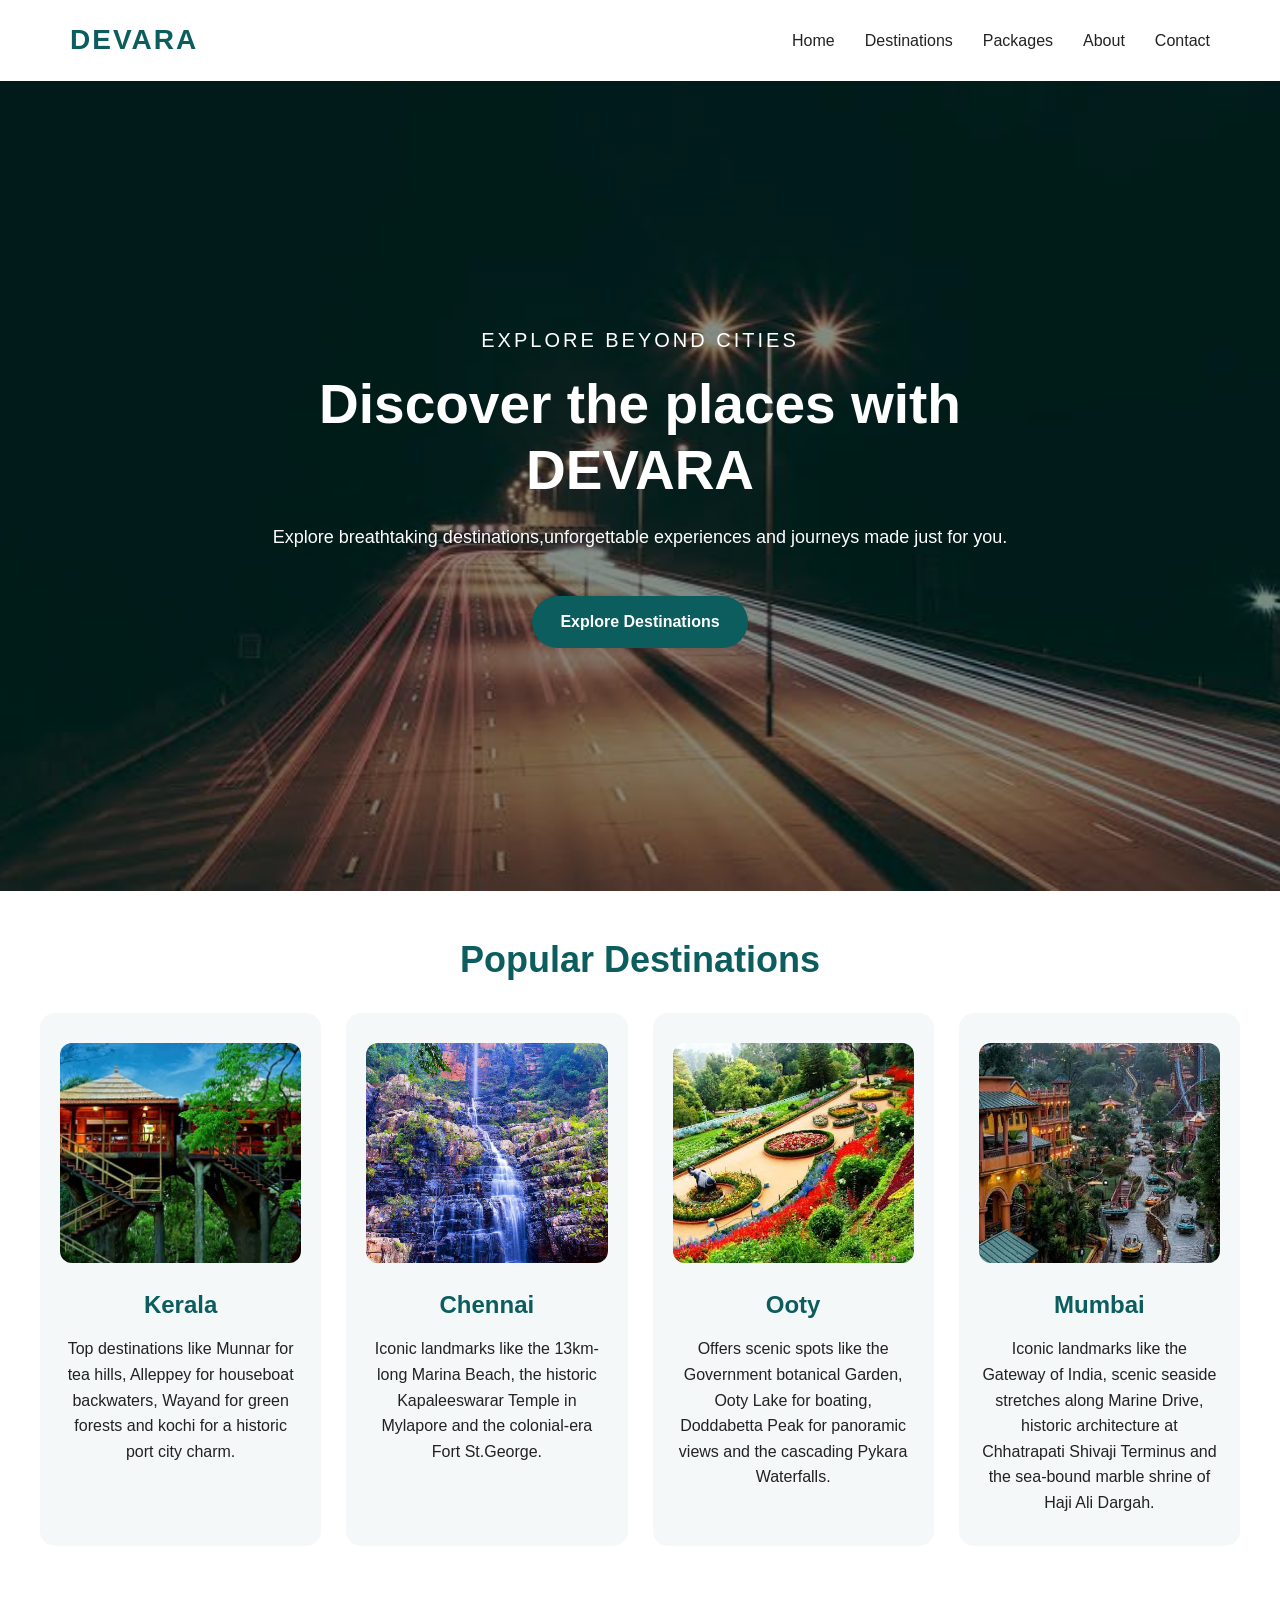
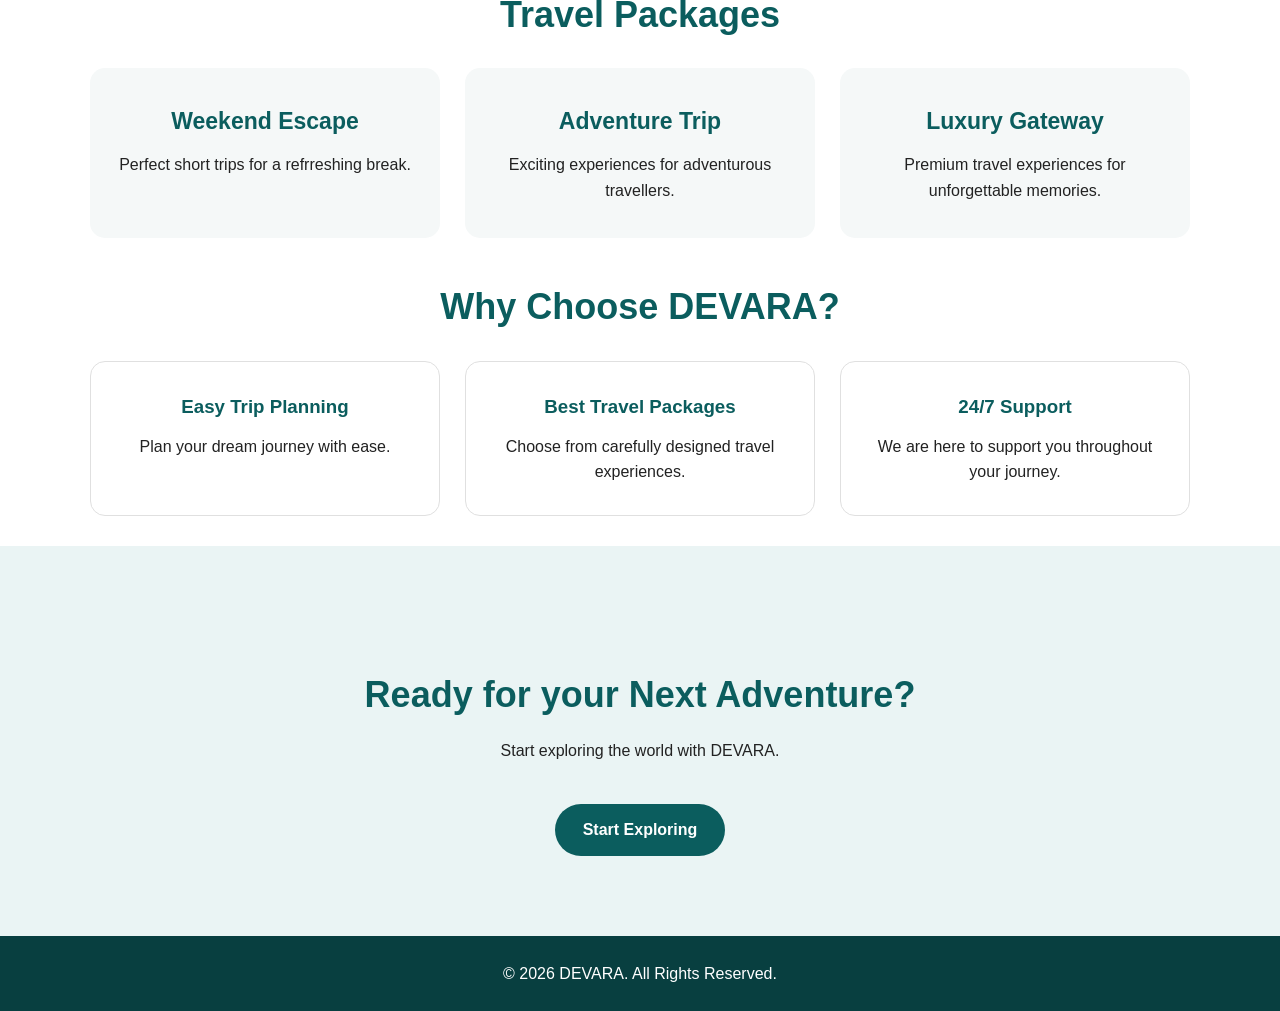
<file: WebDev-L1-LandingPage/index.html>
<!DOCTYPE html>
<html lang="en">
<head>
    <meta charset="UTF-8">
    <meta name="viewport" content="width=device-width, initial-scale=1.0">
    <title>DEVARA | Explore Beyond Boundaries</title>
    <link rel="stylesheet" href="css/style.css">
</head>
<body>
    <header>
        <nav>
            <a href="#" class="logo">DEVARA</a>
            <ul>
                <li>
                    <a href="#home">Home</a>
                </li>
                <li>
                    <a href="#destinations">Destinations</a>
                </li>
                <li>
                    <a href="#packages">Packages</a>
                </li>
                <li>
                    <a href="#about">About</a>
                </li>
                <li>
                    <a href="#contact">Contact</a>
                </li>
            </ul>
        </nav>
    </header>
    <section id="home" class="hero">
        <div class="hero-content">
            <p class="tagline">
                Explore beyond Cities
            </p>
            <h1>
                Discover the places with DEVARA
            </h1>
            <p>
                Explore breathtaking destinations,unforgettable experiences and journeys made just for you.
            </p>
            <a href="#destinations" class="btn">
                Explore Destinations
            </a>
        </div>
    </section>
    <section id="destinations">
        <h2>
            Popular Destinations
        </h2>
        <div class="destination-container">
            <div class="destination-card">
                <img src="images/kerala.jpg" alt="Kerala">
                <h3>
                    Kerala
                </h3>
                <p>
                    Top destinations like Munnar for tea hills, Alleppey for houseboat backwaters, Wayand for green forests and kochi for a historic port city charm.
                </p>
            </div>
            <div class="destination-card">
                <img src="images/chennai.jpg" alt="Chennai">
                <h3>
                    Chennai
                </h3>
                <p>
                    Iconic landmarks like the 13km-long Marina Beach, the historic Kapaleeswarar Temple in Mylapore and the colonial-era Fort St.George.
                </p>
            </div>
            <div class="destination-card">
                <img src="images/ooty.jpg" alt="Ooty">
                <h3>
                    Ooty
                </h3>
                <p>
                    Offers scenic spots like the Government botanical Garden, Ooty Lake for boating, Doddabetta Peak for panoramic views and the cascading Pykara Waterfalls.
                </p>
            </div>
            <div class="destination-card">
                <img src="images/mumbai.jpg" alt="Mumbai">
                <h3>
                    Mumbai
                </h3>
                <p>
                    Iconic landmarks like the Gateway of India, scenic seaside stretches along Marine Drive, historic architecture at Chhatrapati Shivaji Terminus and the sea-bound marble shrine of Haji Ali Dargah.
                </p>
            </div>
        </div>
    </section>
    <section id="packages">
        <h2>
            Travel Packages
        </h2>
        <div class="package-container">
            <div class="package-card">
                <h3>
                    Weekend Escape
                </h3>
                <p>
                    Perfect short trips for a refrreshing break.
                </p>
            </div>
            <div class="package-card">
                <h3>
                    Adventure Trip
                </h3>
                <p>
                    Exciting experiences for adventurous travellers.
                </p>
            </div>
            <div class="package-card">
                <h3>
                    Luxury Gateway
                </h3>
                <p>
                    Premium travel experiences for unforgettable memories.
                </p>
            </div>
        </div>
    </section>
    <section id="about">
        <h2>
            Why Choose DEVARA?
        </h2>
        <div class="features">
            <div class="feature-card">
                <h3>
                    Easy Trip Planning
                </h3>
                <p>
                    Plan your dream journey with ease.
                </p>
            </div>
            <div class="feature-card">
                <h3>
                    Best Travel Packages
                </h3>
                <p>
                    Choose from carefully designed travel experiences.
                </p>
            </div>
            <div class="feature-card">
                <h3>
                    24/7 Support
                </h3>
                <p>
                    We are here to support you throughout your journey.
                </p>
            </div>
        </div>
    </section>
    <section id="contact">
        <h2>
            Ready for your Next Adventure?
        </h2>
        <p>
            Start exploring the world with DEVARA.
        </p>
        <a href="#destinations" class="btn">
            Start Exploring
        </a>
    </section>
    <footer>
        <p>
            &copy; 2026 DEVARA. All Rights Reserved.
        </p>
    </footer>
</body>
</html>
</file>
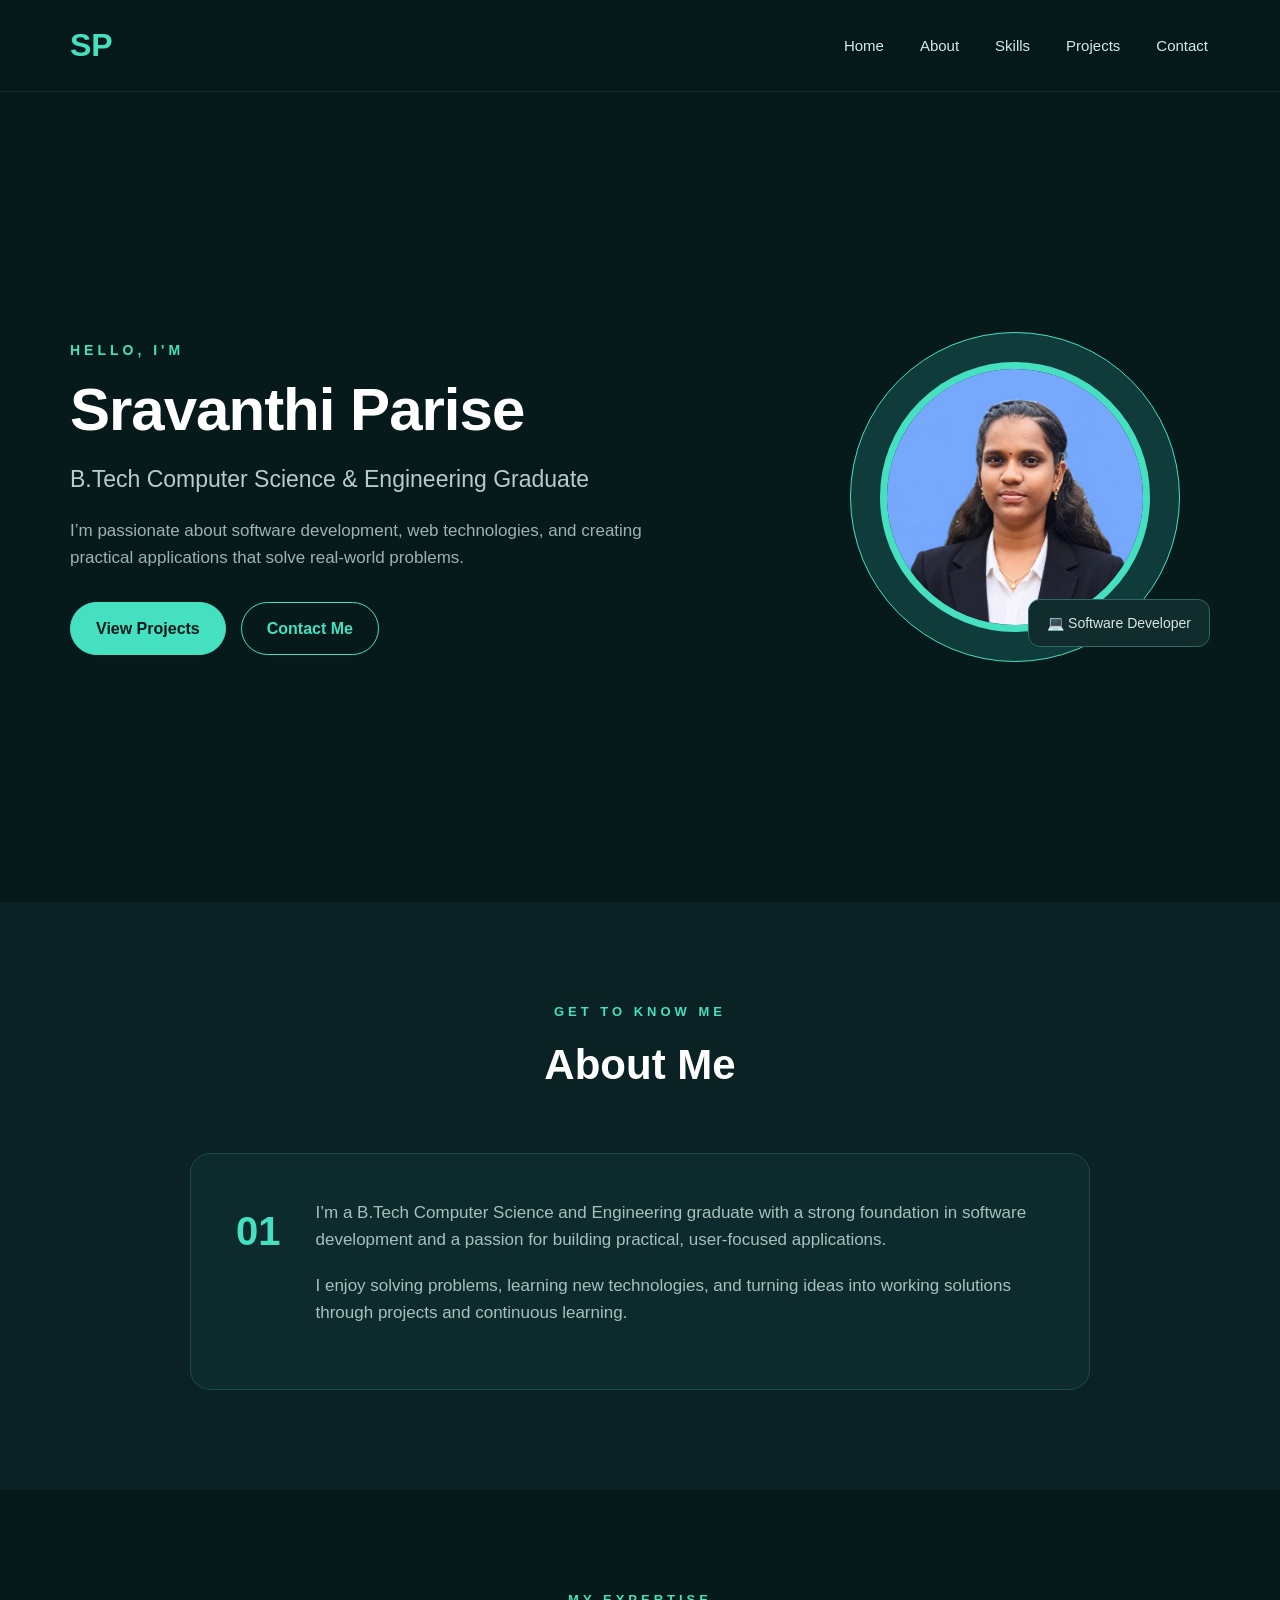
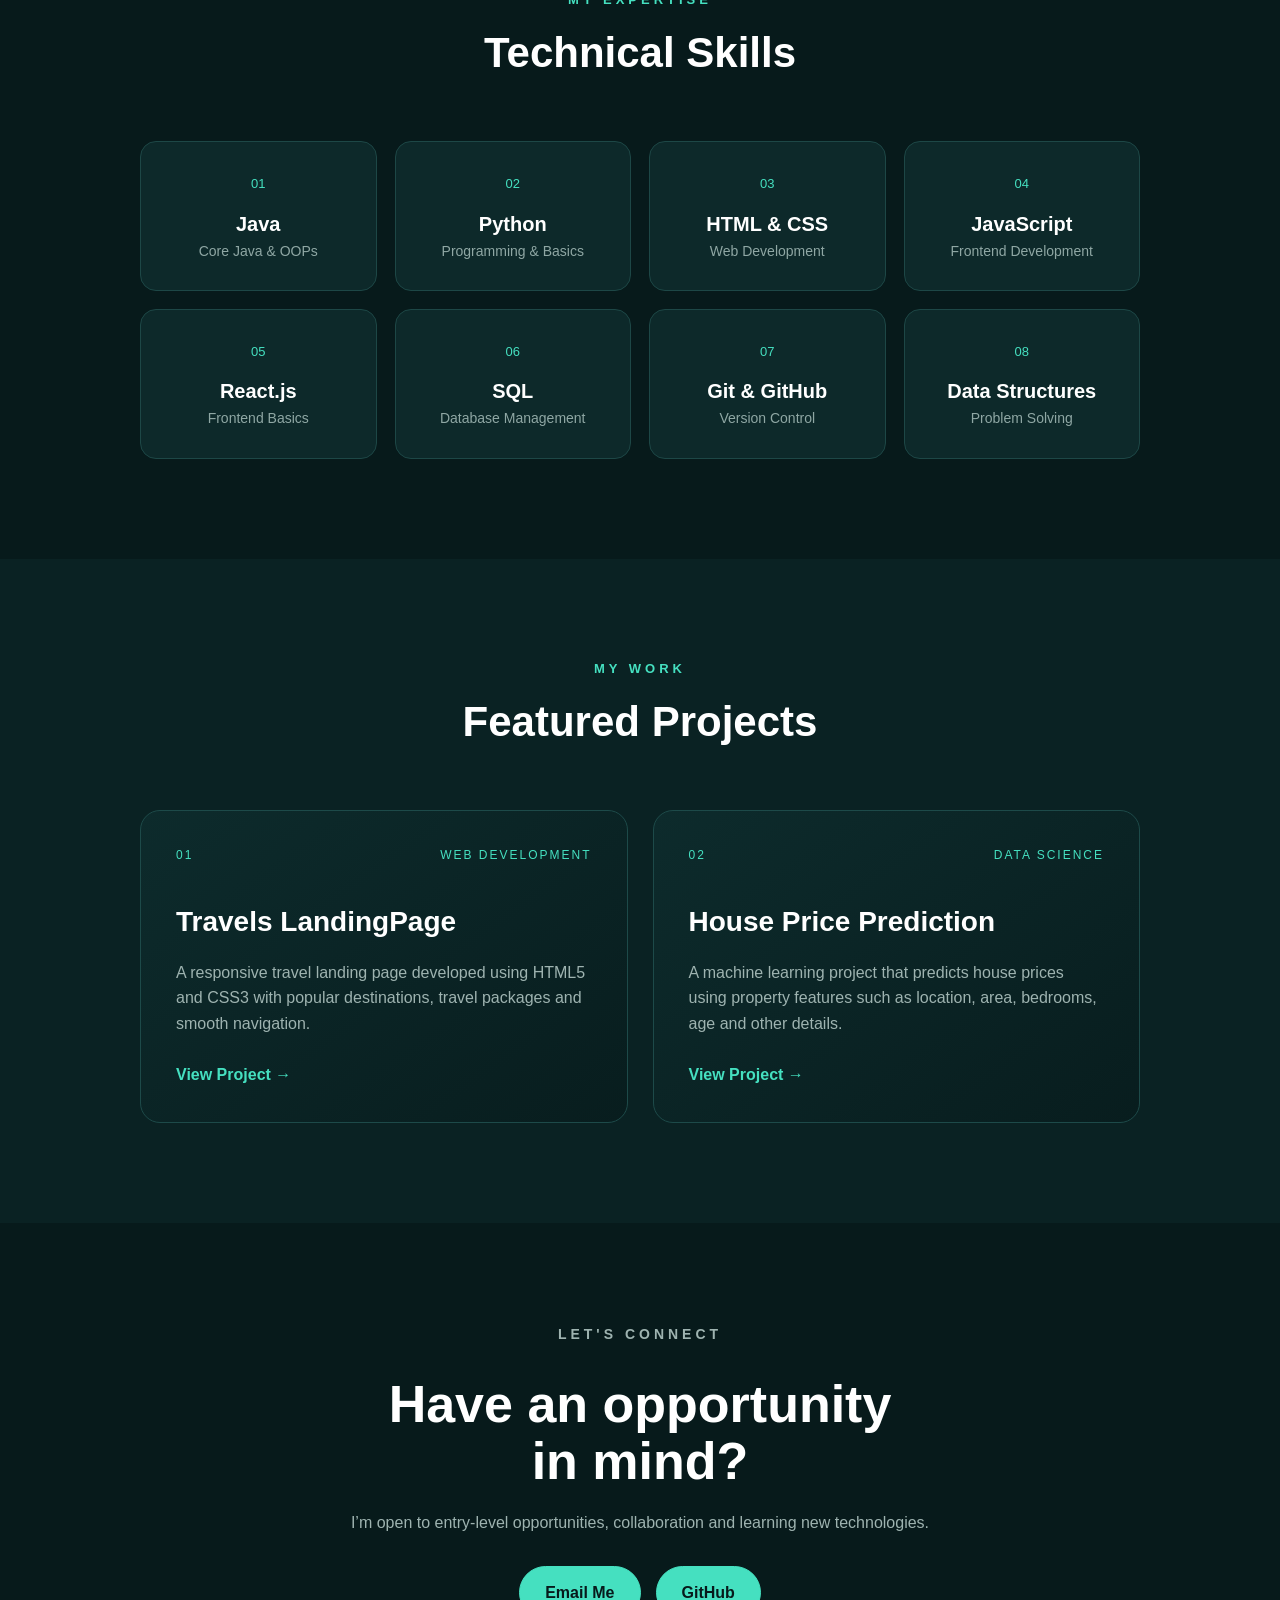
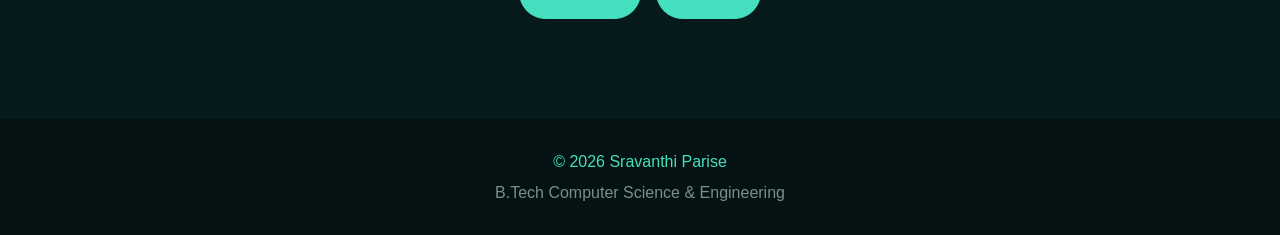
<file: WebDev-L1-PersonalPortfolio/index.html>
<!DOCTYPE html>
<html lang="en">
<head>
    <meta charset="UTF-8">
    <meta name="viewport" content="width=device-width, initial-scale=1.0">
    <title>Sravanthi Parise | Portfolio</title>
    <link rel="stylesheet" href="style.css">
</head>
<body>
    <header>
        <nav>
            <a href="#home" class="logo">SP</a>
            <ul>
                <li><a href="#home">Home</a></li>
                <li><a href="#about">About</a></li>
                <li><a href="#skills">Skills</a></li>
                <li><a href="#projects">Projects</a></li>
                <li><a href="#contact">Contact</a></li>
            </ul>
        </nav>
    </header>
    <section id="home" class="hero">
        <div class="hero-text">
            <p class="small-text">HELLO, I'M</p>
            <h1>Sravanthi <span>Parise</span></h1>
            <h2>B.Tech Computer Science & Engineering Graduate</h2>
            <p class="description">
                I’m passionate about software development, web technologies,
                and creating practical applications that solve real-world problems.
            </p>
            <div class="buttons">
                <a href="#projects" class="primary-btn">View Projects</a>
                <a href="#contact" class="secondary-btn">Contact Me</a>
            </div>
        </div>
        <div class="profile-area">
            <div class="circle-bg"></div>
            <div class="profile-picture">
                 <img src="profile.jpg" alt="Sravanthi Parise">
            </div>
            <div class="floating-card">
                💻 Software Developer
            </div>
        </div>
    </section>
    <section id="about">
        <div class="section-heading">
            <p>GET TO KNOW ME</p>
            <h2>About Me</h2>
        </div>
        <div class="about-box">
            <div class="about-number">
                01
            </div>
            <div>
                <p>
                    I’m a B.Tech Computer Science and Engineering graduate
                    with a strong foundation in software development and
                    a passion for building practical, user-focused applications.
                </p>
                <p>
                    I enjoy solving problems, learning new technologies,
                    and turning ideas into working solutions through
                    projects and continuous learning.
                </p>
            </div>
        </div>
    </section>
    <section id="skills">
        <div class="section-heading">
            <p>MY EXPERTISE</p>
            <h2>Technical Skills</h2>
        </div>
        <div class="skills-grid">
            <div class="skill">
                <span>01</span>
                <h3>Java</h3>
                <p>Core Java & OOPs</p>
            </div>
            <div class="skill">
                <span>02</span>
                <h3>Python</h3>
                <p>Programming & Basics</p>
            </div>
            <div class="skill">
                <span>03</span>
                <h3>HTML & CSS</h3>
                <p>Web Development</p>
            </div>
            <div class="skill">
                <span>04</span>
                <h3>JavaScript</h3>
                <p>Frontend Development</p>
            </div>
            <div class="skill">
                <span>05</span>
                <h3>React.js</h3>
                <p>Frontend Basics</p>
            </div>
            <div class="skill">
                <span>06</span>
                <h3>SQL</h3>
                <p>Database Management</p>
            </div>
            <div class="skill">
                <span>07</span>
                <h3>Git & GitHub</h3>
                <p>Version Control</p>
            </div>
            <div class="skill">
                <span>08</span>
                <h3>Data Structures</h3>
                <p>Problem Solving</p>
            </div>
        </div>
    </section>
    <section id="projects">
        <div class="section-heading">
            <p>MY WORK</p>
            <h2>Featured Projects</h2>
        </div>
        <div class="projects-grid">
            <div class="project">
                <div class="project-top">
                    <span>01</span>
                    <span>WEB DEVELOPMENT</span>
                </div>
                <h3>Travels LandingPage</h3>
                <p>
                    A responsive travel landing page developed using
                    HTML5 and CSS3 with popular destinations, travel
                    packages and smooth navigation.
                </p>
                <a href="https://github.com/sravanthi-99/OIBSIP/tree/main/WebDev-L1-LandingPage"
                    target="_blank">
                    View Project →
                </a>
            </div>
            <div class="project">
                <div class="project-top">
                    <span>02</span>
                    <span>DATA SCIENCE</span>
                </div>
                <h3>House Price Prediction</h3>
                <p>
                    A machine learning project that predicts house prices
                    using property features such as location, area,
                    bedrooms, age and other details.
                </p>
                <a href="https://github.com/sravanthi-99/OIBSIP/tree/main/WebDev-L1-LandingPage"
                    target="_blank">
                    View Project →
                </a>
            </div>
        </div>
    </section>
    <section id="contact">
        <div class="contact-box">
            <p class="small-text">LET'S CONNECT</p>
            <h2>
                Have an opportunity<br>
                <span>in mind?</span>
            </h2>
            <p>
                I’m open to entry-level opportunities, collaboration
                and learning new technologies.
            </p>
            <div class="contact-buttons">
                <a href="mailto:parisesravanthi0@gmail.com">
                    Email Me
                </a>
                <a href="https://github.com/sravanthi-99/OIBSIP" target="_blank">
                    GitHub
                </a>
            </div>
        </div>
    </section>
    <footer>
        <p>© 2026 Sravanthi Parise</p>
        <p>B.Tech Computer Science & Engineering</p>
    </footer>
</body>
</html>
</file>
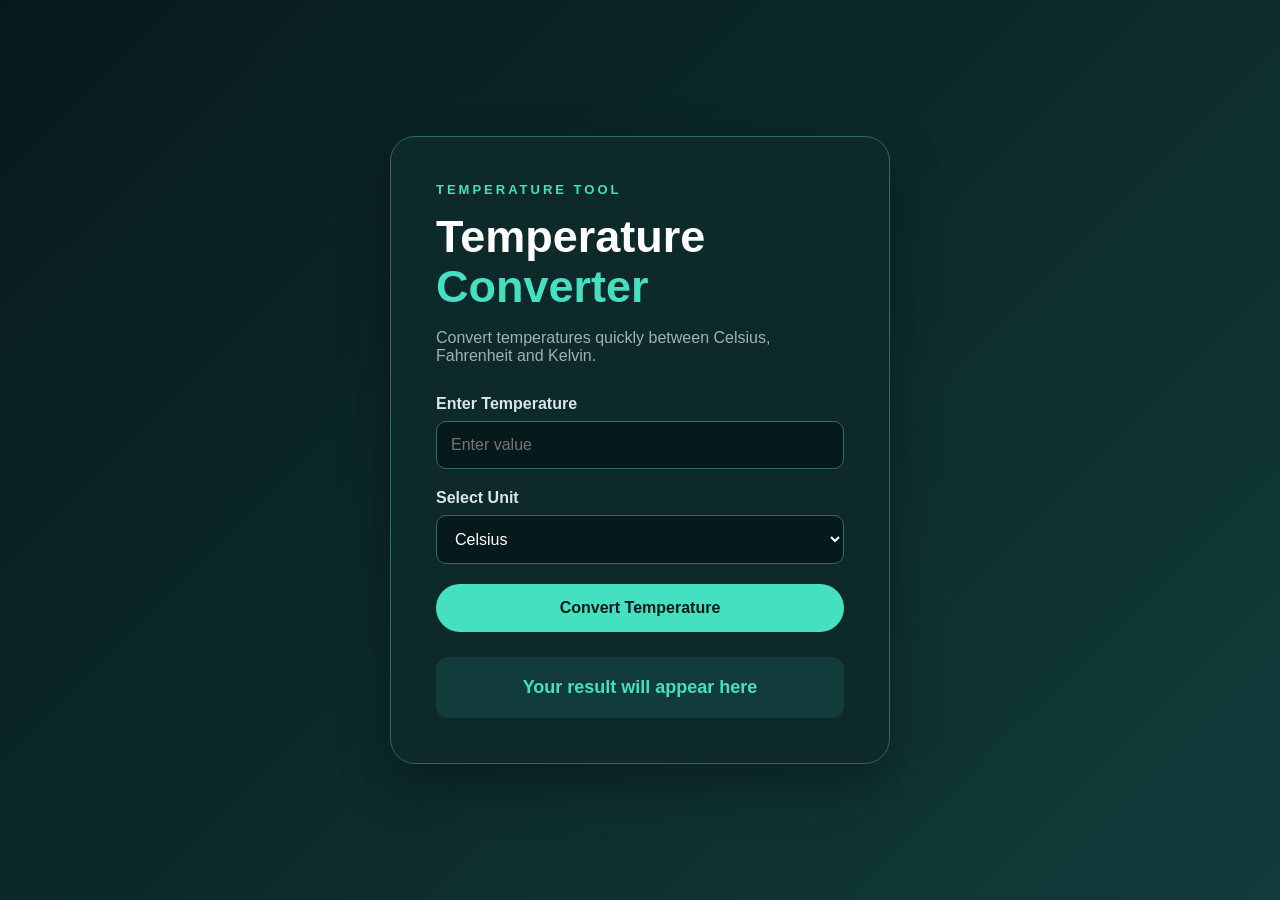
<file: WebDev-L1-TemperatureConverter/index.html>
<!DOCTYPE html>
<html lang="en">
<head>
    <meta charset="UTF-8">
    <meta name="viewport" content="width=device-width, initial-scale=1.0">
    <title>Temperature Converter</title>
    <link rel="stylesheet" href="style.css">
</head>
<body>
    <div class="container">
        <div class="converter">
            <p class="small-text">TEMPERATURE TOOL</p>
            <h1>Temperature<br><span>Converter</span></h1>
            <p class="description">
                Convert temperatures quickly between Celsius,
                Fahrenheit and Kelvin.
            </p>
            <label for="temperature">Enter Temperature</label>
            <input type="number" id="temperature" placeholder="Enter value">
            <label for="unit">Select Unit</label>
            <select id="unit">
                <option value="celsius">Celsius</option>
                <option value="fahrenheit">Fahrenheit</option>
                <option value="kelvin">Kelvin</option>
            </select>
            <button onclick="convertTemperature()">Convert Temperature</button>
            <div id="result">
                Your result will appear here
            </div>
        </div>
    </div>
    <script src="script.js"></script>
</body>
</html>
</file>
<file: WebDev-L1-LandingPage/css/style.css>
*{
   margin:0;
   padding:0;
   box-sizing:border-box; 
}
html{
    scroll-behavior:smooth;
}
body{
    font-family: Arial, sans-serif;
    line-height: 1.6;
    color:#222;
    background: #ffffff;
}
header{
    width:100%;
    background: #ffffff;
    position:sticky;
    top:0;
    z-index: 1000;
}
nav{
    max-width: 1200px;
    margin:auto;
    padding:18px 30px;
    display:flex;
    align-items: center;
    justify-content: space-between;
}
.logo{
    font-size:28px;
    font-weight:bold;
    text-decoration: none;
    color:#0b5d5e;
    letter-spacing:2px;
}
nav ul{
    list-style: none;
    display:flex;
    gap:30px;
}
nav ul li a{
    text-decoration: none;
    color:#222;
    font-size: 16px;
    font-weight:500;
    transition:0.3s;
}
nav ul li a:hover{
    color:#0b5d5e;
}
.hero{
    min-height: 90vh;
    background-image: 
    linear-gradient(
        rgba(0, 0, 0, 0.45),
        rgba(0, 0, 0, 0.45)
    ),
    url("../images/hero.jpg");
    background-size: cover;
    background-position: center;
    display:flex;
    align-items: center;
    justify-content: center;
    text-align: center;
    padding: 40px 20px;
}
.hero-content{
    max-width: 800px;
    color:white;
}
.tagline{
    font-size: 20px;
    letter-spacing: 3px;
    margin-bottom: 15px;
    text-transform: uppercase;
}
.hero h1{
    font-size: 55px;
    line-height: 1.2;
    margin-bottom: 20px;
}
.hero-content>p:not(.tagline){
    font-size: 18px;
    margin-bottom: 30px;
}
.btn{
    display: inline-block;
    background: #0b5d5e;
    color:white;
    padding:13px 28px;
    margin-top: 15px;
    border-radius:30px;
    text-decoration:none;
    font-weight:bold;
    transition:0.3s;
}
.btn:hover{
    background:#083f40;
    transform:translateY(-2px);
}
section h2{
    text-align:center;
    font-size:36px;
    margin-top: 40px;
    margin-bottom:10px;
    color:#0b5d5e;
}
.destination-container{
    max-width:1200px;
    margin:auto;
    display:grid;
    grid-template-columns:repeat(4, 1fr);
    gap:25px;
    margin: 25px auto 0;
}
.destination-card{
    padding:30px 20px;
    background:#f5f8f8;
    border-radius:15px;
    text-align:center;
    transition:0.3s;
}
.destination-card h3{
    font-size:24px;
    margin-bottom:12px;
    color:#0b5d5e;
}
.destination-card:hover{
    transform:translateY(-8px);
    box-shadow:0 10px 25px rgba(0, 0, 0, 0.12);
}
.package-container{
    max-width:1100px;
    margin: 25px auto 0;
    display:grid;
    grid-template-columns:repeat(3, 1fr);
    gap:25px;
}
.package-card{
    padding:35px 25px;
    background:#f5f8f8;
    border-radius:15px;
    text-align:center;
}
.package-card h3{
    color:#0b5d5e;
    font-size:23px;
    margin-bottom:12px;
}
.features{
    max-width:1100px;
    margin: 25px auto 0;
    display:grid;
    grid-template-columns:repeat(3, 1fr);
    gap:25px;
}
.feature-card{
    padding:30px;
    text-align:center;
    border:1px solid #e0e0e0;
    border-radius:15px;
    margin-bottom: 30px;
    background:#ffffff;
}
.feature-card h3{
    color:#0b5d5e;
    margin-bottom:12px;
}
#contact{
    text-align:center;
    background:#eaf4f4;
    padding: 80px 20px;
}
#contact h2{
    margin-bottom:15px;
}
#contact p{
    margin-bottom:25px;
}
footer{
    background:#083f40;
    color:white;
    text-align:center;
    padding:25px;
}
.destination-card img {
    width: 100%;
    height: 220px;
    object-fit: cover;
    border-radius: 12px;
    margin-bottom: 15px;
}
@media (max-width: 900px){
    .destination-container{
        grid-template-columns:repeat(2, 1fr);
    }
    .features{
        grid-template-columns:1fr;
    }
    .package-container{
        grid-template-columns:1fr;
    }
    .hero h1{
        font-size:42px;
    }
}
@media (max-width: 600px){
    nav{
        flex-direction:column;
        gap:15px;
    }
    nav ul{
        gap:15px;
        flex-wrap:wrap;
        justify-content:center;
    }
    .hero{
        min-height:80vh;
    }
    .hero h1{
        font-size:34px;
    }
    .tagline{
        font-size:15px;
        letter-spacing:2px;
    }
    .hero-content>p:not(.tagline){
        font-size:16px;
    }
    section{
        padding:60px 5%;
    }
    section h2{
        font-size:30px;
    }
    .destination-container{
        grid-template-columns:1fr;
    }
}
</file>
<file: WebDev-L1-PersonalPortfolio/style.css>
* {
    margin: 0;
    padding: 0;
    box-sizing: border-box;
}

html {
    scroll-behavior: smooth;
}

body {
    font-family: Arial, sans-serif;
    background: #071a1b;
    color: #ffffff;
    line-height: 1.6;
}

header {
    position: sticky;
    top: 0;
    z-index: 1000;
    background: rgba(7, 26, 27, 0.95);
    border-bottom: 1px solid rgba(255,255,255,0.08);
}

nav {
    max-width: 1200px;
    margin: auto;
    padding: 20px 30px;
    display: flex;
    align-items: center;
    justify-content: space-between;
}

.logo {
    font-size: 32px;
    font-weight: bold;
    color: #45e0c0;
    text-decoration: none;
}

nav ul {
    display: flex;
    gap: 32px;
    list-style: none;
    align-items: center;
}

nav ul a {
    color: #d8e7e5;
    text-decoration: none;
    font-size: 15px;
    font-weight: 500;
    padding: 8px 2px;
    transition: 0.3s;
}

nav ul a:hover {
    color: #45e0c0;
    border-bottom: 2px solid #45e0c0;
    padding-bottom: 6px;
}

.hero {
    min-height: 90vh;
    max-width: 1200px;
    margin: auto;
    padding: 60px 30px;
    display: flex;
    align-items: center;
    justify-content: space-between;
    gap: 40px;
}

.hero-text {
    flex: 1;
}

.small-text {
    color: #45e0c0;
    font-size: 14px;
    font-weight: bold;
    letter-spacing: 4px;
    margin-bottom: 15px;
}

.hero h1 {
    font-size: 60px;
    line-height: 1.1;
    letter-spacing: -1px;
    margin-bottom: 18px;
    white-space: nowrap;
    color: #ffffff;
}
.hero h2 {
    color: #b8ccca;
    font-size: 23px;
    font-weight: normal;
    margin-bottom: 20px;
}

.description {
    max-width: 580px;
    color: #9eb3b0;
    font-size: 17px;
    margin-bottom: 30px;
}

.buttons {
    display: flex;
    gap: 15px;
}

.primary-btn,
.secondary-btn,
.contact-buttons a {
    padding: 13px 25px;
    border-radius: 30px;
    text-decoration: none;
    font-weight: bold;
    transition: 0.3s;
    background: transparent;
    color: #45e0c0;
    border: 1px solid #45e0c0;
}

.primary-btn {
    background: #45e0c0;
    color: #071a1b;
}

.secondary-btn {
    border: 1px solid #45e0c0;
    color: #45e0c0;
}

.primary-btn:hover,
.secondary-btn:hover,
.contact-buttons a:hover {
    transform: translateY(-4px);
}

.profile-area {
    width: 390px;
    height: 390px;
    position: relative;
    display: flex;
    align-items: center;
    justify-content: center;
}

.circle-bg {
    position: absolute;
    width: 330px;
    height: 330px;
    border-radius: 50%;
    background: #103b3b;
    border: 1px solid #45e0c0;
}

.profile-picture {
    position: relative;
    width: 270px;
    height: 270px;
    border-radius: 50%;
    overflow: hidden;
    border: 7px solid #45e0c0;
    z-index: 2;
}

.profile-picture img {
    width: 100%;
    height: 100%;
    object-fit: cover;
    object-position: center top;
    display: block;
}

.floating-card {
    position: absolute;
    right: 0;
    bottom: 45px;
    background: #102c2d;
    border: 1px solid #2c6864;
    padding: 12px 18px;
    border-radius: 12px;
    font-size: 14px;
    color: #d8e7e5;
    z-index: 3;
}

section {
    padding: 100px 30px;
}

.section-heading {
    text-align: center;
    margin-bottom: 55px;
}

.section-heading p {
    color: #45e0c0;
    font-size: 13px;
    letter-spacing: 4px;
    font-weight: bold;
}

.section-heading h2 {
    font-size: 42px;
    margin-top: 8px;
}

#about {
    background: #0a2223;
}

.about-box {
    max-width: 900px;
    margin: auto;
    padding: 45px;
    display: flex;
    gap: 35px;
    background: #0d2b2c;
    border: 1px solid #1d4a49;
    border-radius: 20px;
}

.about-number {
    color: #45e0c0;
    font-size: 40px;
    font-weight: bold;
}

.about-box p {
    color: #a9bfbc;
    font-size: 17px;
    margin-bottom: 18px;
}

.skills-grid {
    max-width: 1000px;
    margin: auto;
    display: grid;
    grid-template-columns: repeat(4, 1fr);
    gap: 18px;
}

.skill {
    background: #0d292a;
    border: 1px solid #1d4746;
    border-radius: 16px;
    padding: 28px 25px;
    transition: 0.3s;
    text-align: center;
}

.skill:hover {
    transform: translateY(-7px);
    border-color: #45e0c0;
}

.skill span {
    color: #45e0c0;
    font-size: 13px;
}

.skill h3 {
    margin-top: 12px;
    font-size: 20px;
}

.skill p {
    color: #8fa7a4;
    font-size: 14px;
}

#projects {
    background: #0a2223;
}

.projects-grid {
    max-width: 1000px;
    margin: auto;
    display: grid;
    grid-template-columns: repeat(2, 1fr);
    gap: 25px;
}

.project {
    background: linear-gradient(145deg, #0d2b2c, #081d1e);
    border: 1px solid #1d4a49;
    border-radius: 20px;
    padding: 35px;
    transition: 0.3s;
    position: relative;
    overflow: hidden;
}

.project:hover {
    transform: translateY(-8px);
    border-color: #45e0c0;
}

.project-top {
    display: flex;
    justify-content: space-between;
    color: #45e0c0;
    font-size: 12px;
    letter-spacing: 2px;
    margin-bottom: 35px;
}

.project h3 {
    font-size: 28px;
    margin-bottom: 15px;
}

.project p {
    color: #9eb3b0;
    margin-bottom: 25px;
}

.project a {
    color: #45e0c0;
    text-decoration: none;
    font-weight: bold;
}

#contact {
    text-align: center;
}

.contact-box {
    max-width: 750px;
    margin: auto;
}

.contact-box h2 {
    font-size: 52px;
    line-height: 1.1;
    margin: 15px 0 20px;
}

.contact-box > p {
    color: #9eb3b0;
    margin-bottom: 30px;
}

.contact-buttons {
    display: flex;
    justify-content: center;
    gap: 15px;
}

.contact-buttons a {
    background: #45e0c0;
    color: #071a1b;
}

footer {
    padding: 30px;
    text-align: center;
    background: #041213;
    color: #78908d;
}

footer p:first-child {
    color: #45e0c0;
    margin-bottom: 5px;
}

@media (max-width: 900px) {
    .hero {
        flex-direction: column-reverse;
        text-align: center;
    }

    .description {
        margin-left: auto;
        margin-right: auto;
    }

    .buttons {
        justify-content: center;
    }

    .skills-grid {
        grid-template-columns: repeat(2, 1fr);
    }

    .profile-area {
        width: 320px;
        height: 320px;
    }
}

@media (max-width: 600px) {
    nav {
        flex-direction: column;
        gap: 15px;
    }

    nav ul {
        gap: 15px;
        flex-wrap: wrap;
        justify-content: center;
    }

    .hero h1 {
        font-size: 48px;
    }

    .hero h2 {
        font-size: 19px;
    }

    .profile-picture {
        width: 220px;
        height: 220px;
    }

    .circle-bg {
        width: 270px;
        height: 270px;
    }

    .profile-area {
        width: 290px;
        height: 290px;
    }

    .floating-card {
        right: -5px;
        bottom: 20px;
    }

    .skills-grid,
    .projects-grid {
        grid-template-columns: 1fr;
    }

    .about-box {
        flex-direction: column;
        padding: 30px;
    }

    .section-heading h2 {
        font-size: 34px;
    }

    .contact-box h2 {
        font-size: 38px;
    }
}
</file>
<file: WebDev-L1-TemperatureConverter/style.css>
*{
    margin: 0;
    padding: 0;
    box-sizing: border-box;
}
body{
    font-family: Arial, sans-serif;
    background: linear-gradient(135deg, #071a1b, #123b3b);
    min-height: 100vh;
    display: flex;
    justify-content: center;
    align-items: center;
    color: white;
}
.container{
    width: 100%;
    padding: 30px 20px;
}
.converter{
    max-width: 500px;
    margin: auto;
    background: #0d292a;
    padding: 45px;
    border-radius: 25px;
    border: 1px solid #2c6864;
    box-shadow: 0 20px 50px rgba(0, 0, 0, 0.35);
}
.small-text{
    color: #45e0c0;
    font-size: 13px;
    font-weight: bold;
    letter-spacing: 3px;
    margin-bottom: 15px;
}
h1{
    font-size: 45px;
    line-height: 1.1;
    margin-bottom: 18px;
}
h1 span{
    color: #45e0c0;
}
.description{
    color: #9eb3b0;
    margin-bottom: 30px;
}
label{
    display: block;
    margin-bottom: 8px;
    color: #d8e7e5;
    font-weight: bold;
}
input,
select{
    width: 100%;
    padding: 14px;
    margin-bottom: 20px;
    border-radius: 10px;
    border: 1px solid #356866;
    background: #071a1b;
    color: white;
    font-size: 16px;
    outline: none;
}
input:focus,
select:focus{
    border-color: #45e0c0;
}
button{
    width: 100%;
    padding: 15px;
    border: none;
    border-radius: 30px;
    background: #45e0c0;
    color: #071a1b;
    font-size: 16px;
    font-weight: bold;
    cursor: pointer;
    transition: 0.3s;
}
button:hover{
    transform: translateY(-3px);
}
#result{
    margin-top: 25px;
    padding: 20px;
    background: #123b3b;
    border-radius: 12px;
    text-align: center;
    color: #45e0c0;
    font-size: 18px;
    font-weight: bold;
}
@media (max-width: 600px){
    .converter{
        padding: 30px 22px;
    }
    h1{
        font-size: 36px;
    }
}
</file>
